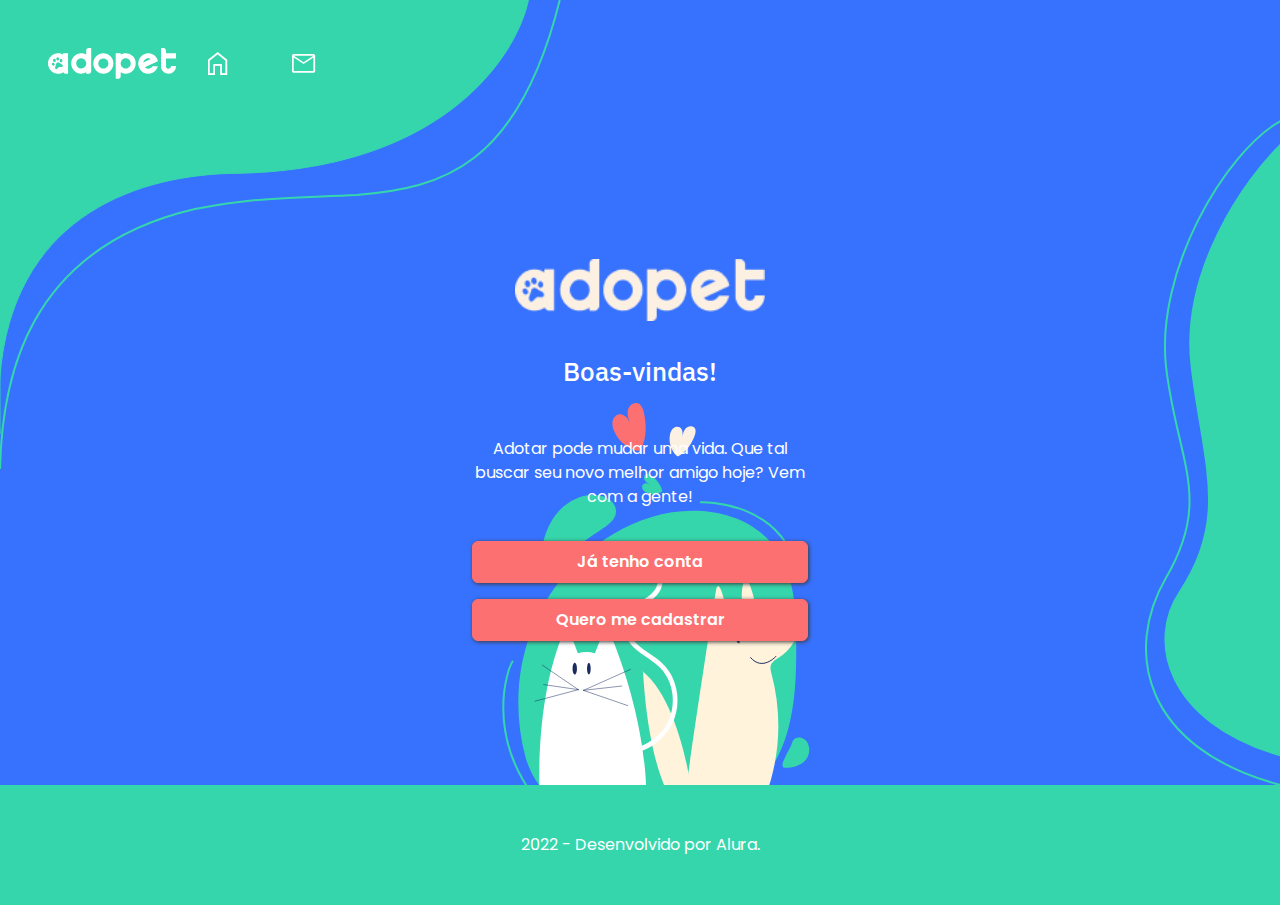
<file: index.html>
<!DOCTYPE html>
<html lang="pt-Br">
<head>
    <meta charset="UTF-8">
    <meta http-equiv="X-UA-Compatible" content="IE=edge">
    <meta name="viewport" content="width=device-width, initial-scale=1.0">

    <!-- <link rel="stylesheet" href="./assets/css/reset.css"> -->
    <link rel="stylesheet" href="./assets/css/index.css">
    <link rel="stylesheet" href="./assets/css/cabecalho.css">
    <link rel="stylesheet" href="./assets/css/rodape.css">


    <link rel="preconnect" href="https://fonts.googleapis.com">
    <link rel="preconnect" href="https://fonts.gstatic.com" crossorigin>
    <link href="https://fonts.googleapis.com/css2?family=Poppins&display=swap" rel="stylesheet">
    <link href="https://fonts.googleapis.com/css2?family=IBM+Plex+Sans:wght@500&display=swap" rel="stylesheet">

    <title>Adopet</title>
</head>

<body class="corpo">
    <header class="cabecalho">
        <a href="index.html"><img src="assets/img/LogoMed.svg" alt="Logo da Adopet" class="cabecalho__imagemLogo"></a>
        <a href="index.html"><img src="assets/img/casa.png" alt="Página Inicial" class="cabecalho__imagem"></a>
        <a href="mensagem.html"><img src="assets/img/mensagens.svg" alt="Caixa de mensagens" class="cabecalho__imagem"></a>
    </header>

    <main class="conteudo">
        <img src="assets/img/Logo.png" alt="Logo da adopet" class="Logo">

        <h1 class="conteudo__titulo">Boas-vindas!</h1>

        <p class="conteudo__texto1">"Que tal mudar sua vida adotando seu novo melhor amigo? Vem com a gente!"</p>

        <p class="conteudo__texto2">Adotar pode mudar uma vida. Que tal buscar seu novo melhor amigo hoje? Vem com a gente!
        </p>

        <a href="login.html" class="conteudo__link">Já tenho conta</a>
        <a href="cadastro.html" class="conteudo__link">Quero me cadastrar</a>
    </main>

    <footer class="rodape">
        <p class="rodape__texto">2022 - Desenvolvido por Alura.</p>
    </footer>
</body>
</html>
</file>
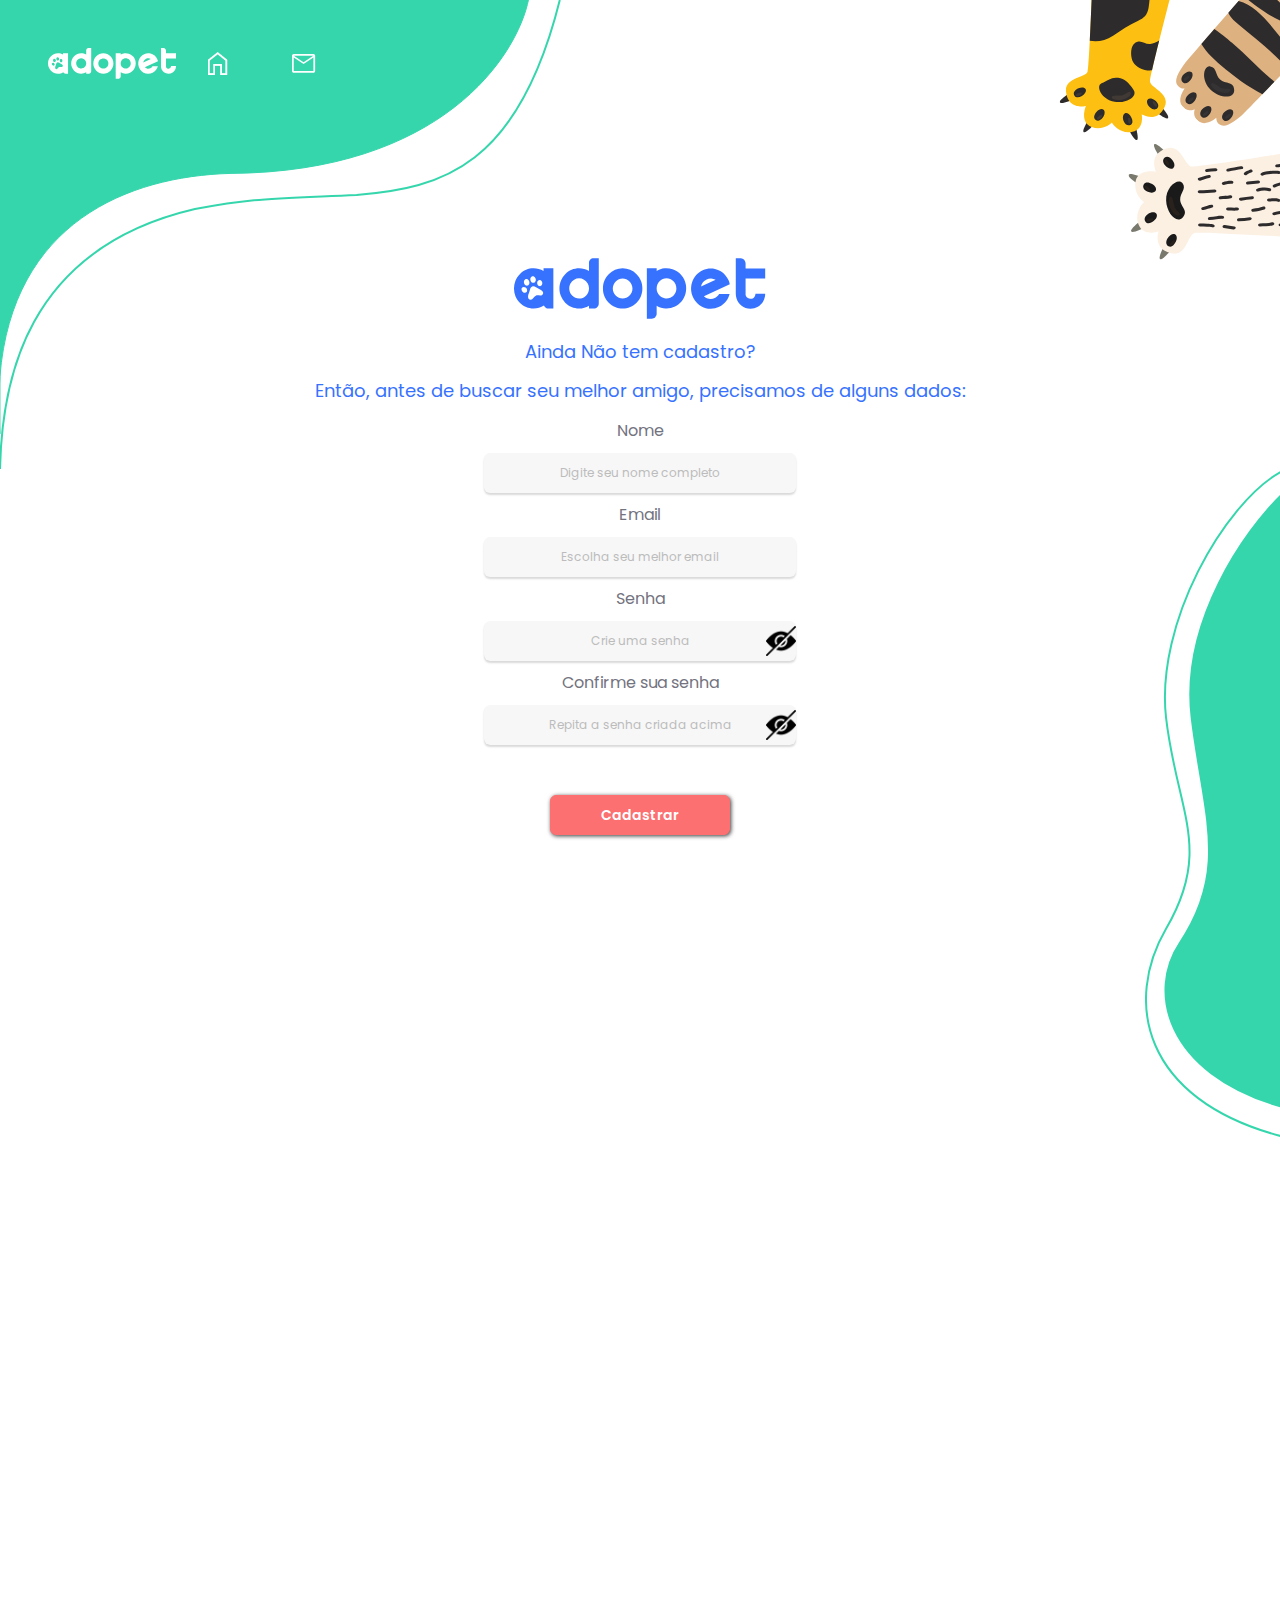
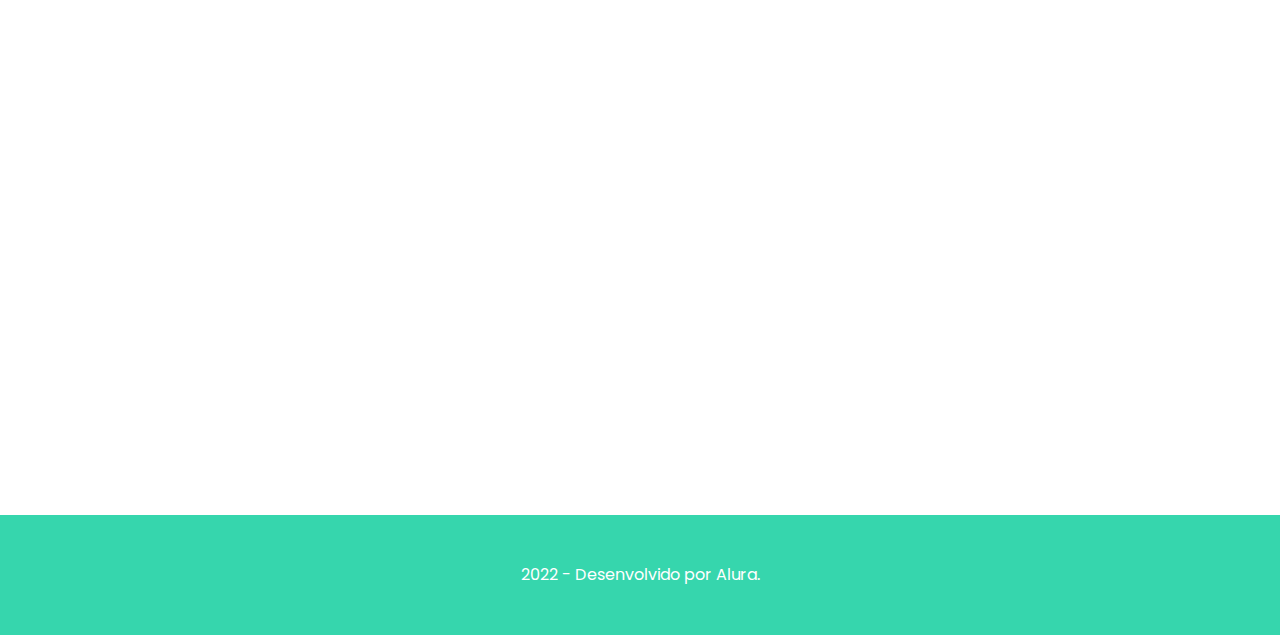
<file: cadastro.html>
<!DOCTYPE html>
<html lang="pt-Br">
<head>
    <meta charset="UTF-8">
    <meta http-equiv="X-UA-Compatible" content="IE=edge">
    <meta name="viewport" content="width=device-width, initial-scale=1.0">

    <link rel="stylesheet" href="./assets/css/reset.css">
    <link rel="stylesheet" href="./assets/css/cadastro.css">
    <link rel="stylesheet" href="./assets/css/cabecalho.css">
    <link rel="stylesheet" href="./assets/css/rodape.css">


    <link rel="preconnect" href="https://fonts.googleapis.com">
    <link rel="preconnect" href="https://fonts.gstatic.com" crossorigin>
    <link href="https://fonts.googleapis.com/css2?family=Poppins&display=swap" rel="stylesheet">
    <link href="https://fonts.googleapis.com/css2?family=IBM+Plex+Sans:wght@500&display=swap" rel="stylesheet">

    <title>Adopet</title>
</head>

<body class="corpo">
    <header class="cabeçalho">
        <header class="cabecalho">
            <a href="index.html"><img src="assets/img/LogoMed.svg" alt="Logo da Adopet" class="cabecalho__imagemLogo"></a>
            <a href="index.html"><img src="assets/img/casa.png" alt="Página Inicial" class="cabecalho__imagem"></a>
            <a href="mensagem.html"><img src="assets/img/mensagens.svg" alt="Caixa de mensagens" class="cabecalho__imagem"></a>
        </header>
    </header>

    <main class="conteudo">
        <img class="logo" src="assets/img/Logoblue.svg" alt="Logo da adopet">

        <p class="conteudo__titulo">Ainda Não tem cadastro?</p>
        <p class="conteudo__titulo">Então, antes de buscar seu melhor amigo, precisamos de alguns dados:</p>
        
        <form class="conteudo__cadastro___formulario" action="" id="novoCadastro">
                        <label class="conteudo__cadastro___formulario____texto"  for="">Nome</label>
                        <input id="nome" class="conteudo__cadastro___formulario____conteudo" type="text" placeholder="Digite seu nome completo" required
                        />
                        <label class="conteudo__cadastro___formulario____texto" for="" id="emailLabel">Email</label>
                        <input id="email" class="conteudo__cadastro___formulario____conteudo" type="email" placeholder="Escolha seu melhor email" required
                        />
                        <label class="conteudo__cadastro___formulario____texto" for="" id="senhaLabel" >Senha</label>
                        <!-- <i id="verConfirmSenha" class="fa fa-eye" aria-hidden="true"></i> -->
                        <input id="senha" class="conteudo__cadastro___formulario____conteudo fa-eye" aria-hidden="true"
                        type="password" pattern="^(?=.*\d)(?=.*[a-z])(?=.*[A-Z])(?!.*\s).{4,8}$" 
                        title="Usar uma letra minúscula, uma letra maiúscula, um numero ou simbolo, 4 a 8 caracteres e sem espaços."
                        placeholder="Crie uma senha" required onclick="mostrar()"
                        />
                        <label class="conteudo__cadastro___formulario____texto" for="">Confirme sua senha</label>
                        <!-- <i id="verConfirmSenha" class="fa fa-eye" aria-hidden="true"></i> -->
                        <input id="confirmeSenha" class="conteudo__cadastro___formulario____conteudo fa-eye"
                         type="password" pattern="^(?=.*\d)(?=.*[a-z])(?=.*[A-Z])(?!.*\s).{4,8}$" 
                         title="Usar uma letra minúscula, uma letra maiúscula, um numero ou simbolo, 4 a 8 caracteres e sem espaços."
                         placeholder="Repita a senha criada acima" required onclick="mostrarConfirme()"
                        />
                        <button class="conteudo__cadastro___botao" type="submit" id="cadastrar">Cadastrar</button> 
            </form>

    </main>
    <script defer src="./assets/js/cadastro.js"></script>

    <footer class="rodape">
        2022 - Desenvolvido por Alura.
    </footer>
</body>
</html>
</file>
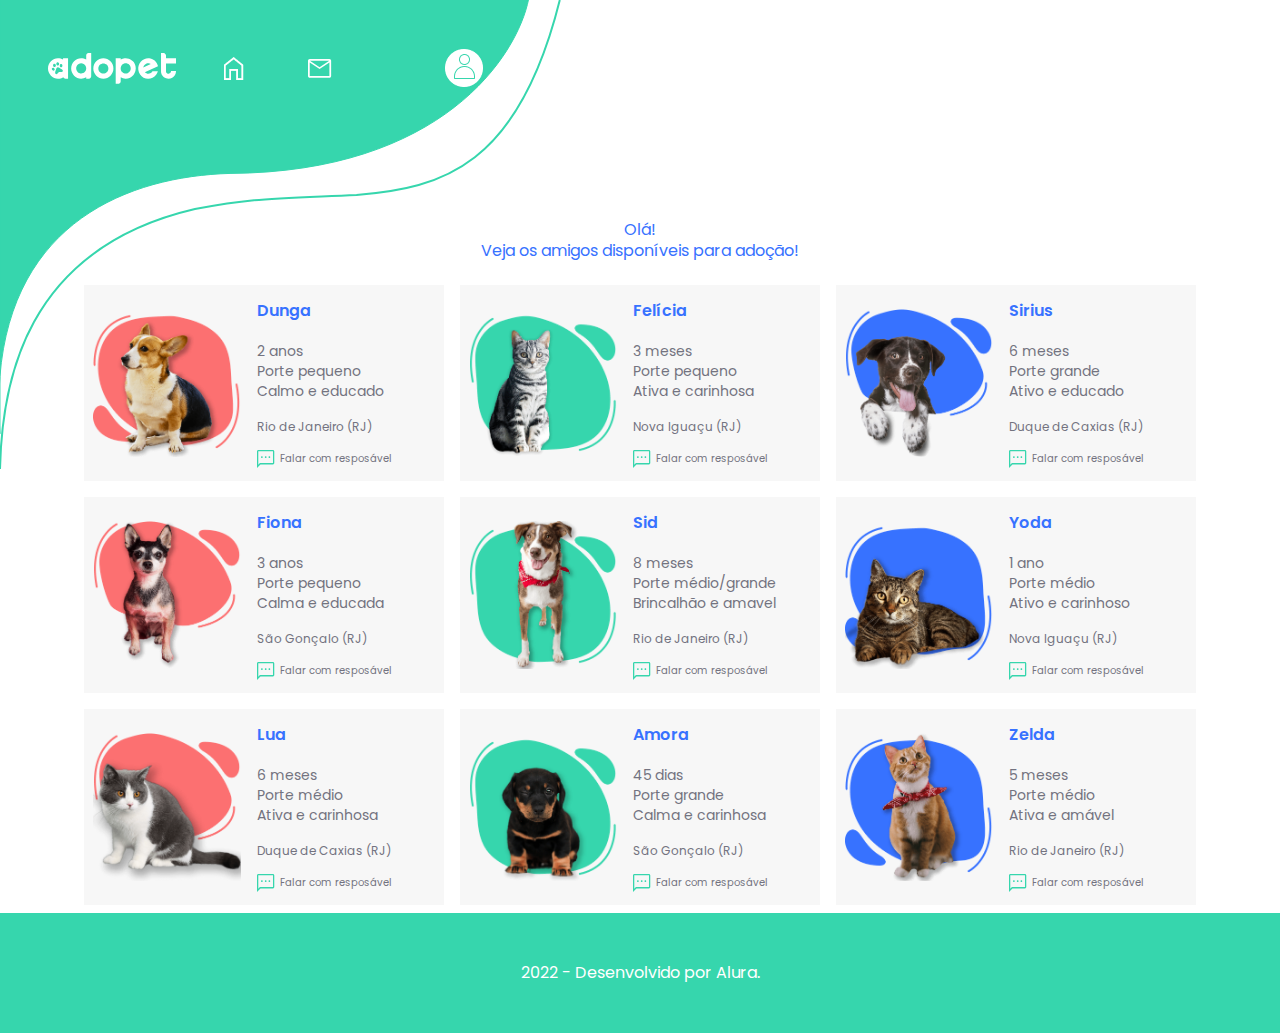
<file: galeria.html>
<!DOCTYPE html>
<html lang="pt-Br">
<head>
    <meta charset="UTF-8">
    <meta http-equiv="X-UA-Compatible" content="IE=edge">
    <meta name="viewport" content="width=device-width, initial-scale=1.0">

    <link rel="stylesheet" href="./assets/css/reset.css">
    <link rel="stylesheet" href="./assets/css/galeria.css">
    <link rel="stylesheet" href="./assets/css/cabecalho.css">
    <link rel="stylesheet" href="./assets/css/rodape.css">


    <link rel="preconnect" href="https://fonts.googleapis.com">
    <link rel="preconnect" href="https://fonts.gstatic.com" crossorigin>
    <link href="https://fonts.googleapis.com/css2?family=Poppins&display=swap" rel="stylesheet">
    <link href="https://fonts.googleapis.com/css2?family=IBM+Plex+Sans:wght@500&display=swap" rel="stylesheet">

    <title>Adopet</title>
</head>

<body class="corpo">

      <header class="cabecalho">
        <a href="index.html"><img src="assets/img/LogoMed.svg" alt="Logo da Adopet" class="cabecalho__imagemLogo"></a>
        <a href="index.html"><img src="assets/img/casa.png" alt="Página Inicial" class="cabecalho__imagem"></a>
        <a href="mensagem.html"><img src="assets/img/mensagens.svg" alt="Caixa de mensagens" class="cabecalho__imagem"></a>
        <a href="perfil.html"><img src="assets/img/Usuario1.png" alt="Caixa de mensagens" class="cabecalho__imagem imagem__usuario"></a>
      </header>

      <p class="conteudo__titulo">Olá! <br> Veja os amigos disponíveis para adoção!</p>      

      <main class="conteudo">
        <div class="conteudo__cards">
          <div class="flex-container">

            <div class="container_card" id="selecionaAnimal"  onclick="seleciona()">
            <img class="conteudo__card___imagem" src="./assets/img/animais/Animais_-_Dunga.png">
              <div class="conteudo__card___texto">
                <h5 class="conteudo__card___titulo">
                Dunga
                </h5>
                <a class="conteudo__card___descricao"><br>2 anos<br>Porte pequeno<br>Calmo e educado</a>

                <a class="conteudo__card___cidade"><br><br>Rio de Janeiro (RJ)</a>
                <div class="conteudo__card___mensagemContainer">
                  <img class="conteudo__card___iconeMensagem" href="" src="./assets/img/icone_mensagem.svg" alt="" srcset="">
                  <a class="conteudo__card___mensagemTexto"><br>Falar com resposável</a>
                </div>


              </div>
            </div>

            <div class="container_card" id="selecionaAnimal" onclick="seleciona()">
            <img class="conteudo__card___imagem" src="./assets/img/animais/Animais_-_Felícia.png">
              <div class="conteudo__card___texto">
                <h5 class="conteudo__card___titulo">
                Felícia
                </h5>
                <a class="conteudo__card___descricao"><br>3 meses<br>Porte pequeno<br>Ativa e carinhosa</a>
                <a class="conteudo__card___cidade"><br><br>Nova Iguaçu (RJ)</a>
                <div class="conteudo__card___mensagemContainer" href="">
                  <img class="conteudo__card___iconeMensagem" href="" src="./assets/img/icone_mensagem.svg" alt="" srcset="">
                  <a class="conteudo__card___mensagemTexto"><br>Falar com resposável</a>
                </div>
              </div>
            </div>

            <div class="container_card" id="selecionaAnimal" onclick="seleciona()">
            <img class="conteudo__card___imagem" src="./assets/img/animais/Animais_-_Sirius.png">
              <div class="conteudo__card___texto">
                <h5 class="conteudo__card___titulo">
                Sirius
                </h5>
                <a class="conteudo__card___descricao"><br>6 meses<br>Porte grande<br>Ativo e educado</a>
                <a class="conteudo__card___cidade"><br><br>Duque de Caxias (RJ)</a>
                <div class="conteudo__card___mensagemContainer" href="">
                  <img class="conteudo__card___iconeMensagem" href="" src="./assets/img/icone_mensagem.svg" alt="" srcset="">
                  <a class="conteudo__card___mensagemTexto"><br>Falar com resposável</a>
                </div>
              </div>
            </div>

            <div class="container_card" id="selecionaAnimal" onclick="seleciona()">
              <img class="conteudo__card___imagem" src="./assets/img/animais/Animais_-_Fiona.png">
                <div class="conteudo__card___texto">
                  <h5 class="conteudo__card___titulo">
                  Fiona
                  </h5>
                  <a class="conteudo__card___descricao"><br>3 anos<br>Porte pequeno<br>Calma e educada</a>
                  <a class="conteudo__card___cidade"><br><br>São Gonçalo (RJ)</a>
                  <div class="conteudo__card___mensagemContainer" href="">
                    <img class="conteudo__card___iconeMensagem" href="" src="./assets/img/icone_mensagem.svg" alt="" srcset="">
                    <a class="conteudo__card___mensagemTexto"><br>Falar com resposável</a>
                  </div>
                </div>
            </div>

            <div class="container_card" id="selecionaAnimal" onclick="seleciona()">
                <img class="conteudo__card___imagem" src="./assets/img/animais/Animais_-_Sid.png">
                 <div class="conteudo__card___texto">
                    <h5 class="conteudo__card___titulo">
                    Sid
                    </h5>
                    <a class="conteudo__card___descricao"><br>8 meses<br>Porte médio/grande<br>Brincalhão e amavel</a>
                    <a class="conteudo__card___cidade"><br><br>Rio de Janeiro (RJ)</a>
                    <div class="conteudo__card___mensagemContainer" href="">
                      <img class="conteudo__card___iconeMensagem" href="" src="./assets/img/icone_mensagem.svg" alt="" srcset="">
                      <a class="conteudo__card___mensagemTexto"><br>Falar com resposável</a>
                    </div>
                  </div>
            </div>

            <div class="container_card" id="selecionaAnimal" onclick="seleciona()">
                <img class="conteudo__card___imagem" src="./assets/img/animais/Animais_-_Yoda.png">
                  <div class="conteudo__card___texto">
                    <h5 class="conteudo__card___titulo">
                    Yoda
                    </h5>
                    <a class="conteudo__card___descricao"><br>1 ano<br>Porte médio<br>Ativo e carinhoso</a>
                    <a class="conteudo__card___cidade"><br><br>Nova Iguaçu (RJ)</a>
                    <div class="conteudo__card___mensagemContainer" href="">
                      <img class="conteudo__card___iconeMensagem" href="" src="./assets/img/icone_mensagem.svg" alt="" srcset="">
                      <a class="conteudo__card___mensagemTexto"><br>Falar com resposável</a>
                    </div>
                  </div>
            </div>

            <div class="container_card" id="selecionaAnimal" onclick="seleciona()">
                <img class="conteudo__card___imagem" src="./assets/img/animais/Animais_-_Lua.png">
                 <div class="conteudo__card___texto">
                    <h5 class="conteudo__card___titulo">
                    Lua
                    </h5>
                    <a class="conteudo__card___descricao"><br>6 meses<br>Porte médio<br>Ativa e carinhosa</a>
                    <a class="conteudo__card___cidade"><br><br>Duque de Caxias (RJ)</a>
                    <div class="conteudo__card___mensagemContainer" href="">
                      <img class="conteudo__card___iconeMensagem" href="" src="./assets/img/icone_mensagem.svg" alt="" srcset="">
                      <a class="conteudo__card___mensagemTexto"><br>Falar com resposável</a>
                    </div>
                  </div>
            </div>
  
            <div class="container_card" id="selecionaAnimal" onclick="seleciona()">
                <img class="conteudo__card___imagem" src="./assets/img/animais/Animais_-_Amora.png">
                  <div class="conteudo__card___texto">
                    <h5 class="conteudo__card___titulo">
                    Amora
                    </h5>
                    <a class="conteudo__card___descricao"><br>45 dias<br>Porte grande<br>Calma e carinhosa</a>
                    <a class="conteudo__card___cidade"><br><br>São Gonçalo (RJ)</a>
                    <div class="conteudo__card___mensagemContainer" href="">
                      <img class="conteudo__card___iconeMensagem" href="" src="./assets/img/icone_mensagem.svg" alt="" srcset="">
                      <a class="conteudo__card___mensagemTexto"><br>Falar com resposável</a>
                    </div>
                  </div>
            </div>
  
            <div class="container_card" id="selecionaAnimal" onclick="seleciona()">
                <img class="conteudo__card___imagem" src="./assets/img/animais/Animais_-_Zelda.png">
                  <div class="conteudo__card___texto">
                    <h5 class="conteudo__card___titulo">
                    Zelda
                    </h5>
                    <a class="conteudo__card___descricao"><br>5 meses<br>Porte médio<br>Ativa e amável</a>
                    <a class="conteudo__card___cidade"><br><br>Rio de Janeiro (RJ)</a>
                    <div class="conteudo__card___mensagemContainer" href="">
                      <img class="conteudo__card___iconeMensagem" href="" src="./assets/img/icone_mensagem.svg" alt="" srcset="">
                      <a class="conteudo__card___mensagemTexto"><br>Falar com resposável</a>
                    </div>
                  </div>
            </div>
        </div>
      </div>
      </main>
        <script src="./assets/js/galeria.js"></script>
      <footer class="rodape">
        2022 - Desenvolvido por Alura.
    </footer>
    
    <!-- <main class="conteudo">
        <div class="conteudo__cadastro__texto">
            <p>Olá! Veja os amigos <br> disponíveis para adoção!</p>
        </div>
        <div class="conteudo__cards">
            <div class="flex-container">

              <div class="container_card">
              <img class="conteudo__card___imagem" src="./assets/img/animais/Animais_-_Dunga.png">
                <div class="conteudo__card___texto">
                  <h5 class="conteudo__card___titulo">
                  Dunga
                  </h5>
                  <a class="conteudo__card___descricao"><br>2 anos<br>Porte pequeno<br>Calmo e educado</a>

                  <a class="conteudo__card___cidade"><br><br>Rio de Janeiro (RJ)</a>
                  <div class="conteudo__card___mensagemContainer">
                    <img class="conteudo__card___iconeMensagem" src="./assets/img/icone_mensagem.svg" alt="" srcset="">
                    <a class="conteudo__card___mensagemTexto"><br>Falar com resposável</a>
                  </div>


                </div>
              </div>

              <div class="container_card">
              <img class="conteudo__card___imagem" src="./assets/img/animais/Animais_-_Felícia.png">
                <div class="conteudo__card___texto">
                  <h5 class="conteudo__card___titulo">
                  Felícia
                  </h5>
                  <a class="conteudo__card___descricao"><br>3 meses<br>Porte pequeno<br>Ativa e carinhosa</a>
                  <a class="conteudo__card___cidade"><br><br>Nova Iguaçu (RJ)</a>
                  <div class="conteudo__card___mensagemContainer">
                    <img class="conteudo__card___iconeMensagem" src="./assets/img/icone_mensagem.svg" alt="" srcset="">
                    <a class="conteudo__card___mensagemTexto"><br>Falar com resposável</a>
                  </div>
                </div>
              </div>

              <div class="container_card">
              <img class="conteudo__card___imagem" src="./assets/img/animais/Animais_-_Sirius.png">
                <div class="conteudo__card___texto">
                  <h5 class="conteudo__card___titulo">
                  Sirius
                  </h5>
                  <a class="conteudo__card___descricao"><br>6 meses<br>Porte grande<br>Ativo e educado</a>
                  <a class="conteudo__card___cidade"><br><br>Duque de Caxias (RJ)</a>
                  <div class="conteudo__card___mensagemContainer">
                    <img class="conteudo__card___iconeMensagem" src="./assets/img/icone_mensagem.svg" alt="" srcset="">
                    <a class="conteudo__card___mensagemTexto"><br>Falar com resposável</a>
                  </div>
                </div>
              </div>

              <div class="container_card">
                <img class="conteudo__card___imagem" src="./assets/img/animais/Animais_-_Fiona.png">
                  <div class="conteudo__card___texto">
                    <h5 class="conteudo__card___titulo">
                    Fiona
                    </h5>
                    <a class="conteudo__card___descricao"><br>3 anos<br>Porte pequeno<br>Calma e educada</a>
                    <a class="conteudo__card___cidade"><br><br>São Gonçalo (RJ)</a>
                    <div class="conteudo__card___mensagemContainer">
                      <img class="conteudo__card___iconeMensagem" src="./assets/img/icone_mensagem.svg" alt="" srcset="">
                      <a class="conteudo__card___mensagemTexto"><br>Falar com resposável</a>
                    </div>
                  </div>
              </div>
  
              <div class="container_card">
                  <img class="conteudo__card___imagem" src="./assets/img/animais/Animais_-_Sid.png">
                   <div class="conteudo__card___texto">
                      <h5 class="conteudo__card___titulo">
                      Sid
                      </h5>
                      <a class="conteudo__card___descricao"><br>8 meses<br>Porte médio/grande<br>Brincalhão e amavel</a>
                      <a class="conteudo__card___cidade"><br><br>Rio de Janeiro (RJ)</a>
                      <div class="conteudo__card___mensagemContainer">
                        <img class="conteudo__card___iconeMensagem" src="./assets/img/icone_mensagem.svg" alt="" srcset="">
                        <a class="conteudo__card___mensagemTexto"><br>Falar com resposável</a>
                      </div>
                    </div>
              </div>
  
              <div class="container_card">
                  <img class="conteudo__card___imagem" src="./assets/img/animais/Animais_-_Yoda.png">
                    <div class="conteudo__card___texto">
                      <h5 class="conteudo__card___titulo">
                      Yoda
                      </h5>
                      <a class="conteudo__card___descricao"><br>1 ano<br>Porte médio<br>Ativo e carinhoso</a>
                      <a class="conteudo__card___cidade"><br><br>Nova Iguaçu (RJ)</a>
                      <div class="conteudo__card___mensagemContainer">
                        <img class="conteudo__card___iconeMensagem" src="./assets/img/icone_mensagem.svg" alt="" srcset="">
                        <a class="conteudo__card___mensagemTexto"><br>Falar com resposável</a>
                      </div>
                    </div>
              </div>

              <div class="container_card">
                  <img class="conteudo__card___imagem" src="./assets/img/animais/Animais_-_Lua.png">
                   <div class="conteudo__card___texto">
                      <h5 class="conteudo__card___titulo">
                      Lua
                      </h5>
                      <a class="conteudo__card___descricao"><br>6 meses<br>Porte médio<br>Ativa e carinhosa</a>
                      <a class="conteudo__card___cidade"><br><br>Duque de Caxias (RJ)</a>
                      <div class="conteudo__card___mensagemContainer">
                        <img class="conteudo__card___iconeMensagem" src="./assets/img/icone_mensagem.svg" alt="" srcset="">
                        <a class="conteudo__card___mensagemTexto"><br>Falar com resposável</a>
                      </div>
                    </div>
              </div>
    
              <div class="container_card">
                  <img class="conteudo__card___imagem" src="./assets/img/animais/Animais_-_Amora.png">
                    <div class="conteudo__card___texto">
                      <h5 class="conteudo__card___titulo">
                      Amora
                      </h5>
                      <a class="conteudo__card___descricao"><br>45 dias<br>Porte grande<br>Calma e carinhosa</a>
                      <a class="conteudo__card___cidade"><br><br>São Gonçalo (RJ)</a>
                      <div class="conteudo__card___mensagemContainer">
                        <img class="conteudo__card___iconeMensagem" src="./assets/img/icone_mensagem.svg" alt="" srcset="">
                        <a class="conteudo__card___mensagemTexto"><br>Falar com resposável</a>
                      </div>
                    </div>
              </div>
    
              <div class="container_card">
                  <img class="conteudo__card___imagem" src="./assets/img/animais/Animais_-_Zelda.png">
                    <div class="conteudo__card___texto">
                      <h5 class="conteudo__card___titulo">
                      Zelda
                      </h5>
                      <a class="conteudo__card___descricao"><br>5 meses<br>Porte médio<br>Ativa e amável</a>
                      <a class="conteudo__card___cidade"><br><br>Rio de Janeiro (RJ)</a>
                      <div class="conteudo__card___mensagemContainer">
                        <img class="conteudo__card___iconeMensagem" src="./assets/img/icone_mensagem.svg" alt="" srcset="">
                        <a class="conteudo__card___mensagemTexto"><br>Falar com resposável</a>
                      </div>
                    </div>
              </div>
          </div>
        </div> -->
    <!-- </main>
    <footer class="rodape__galeria">
      2022 - Desenvolvido por Alura.
  </footer> -->
</body>
</html>
</file>
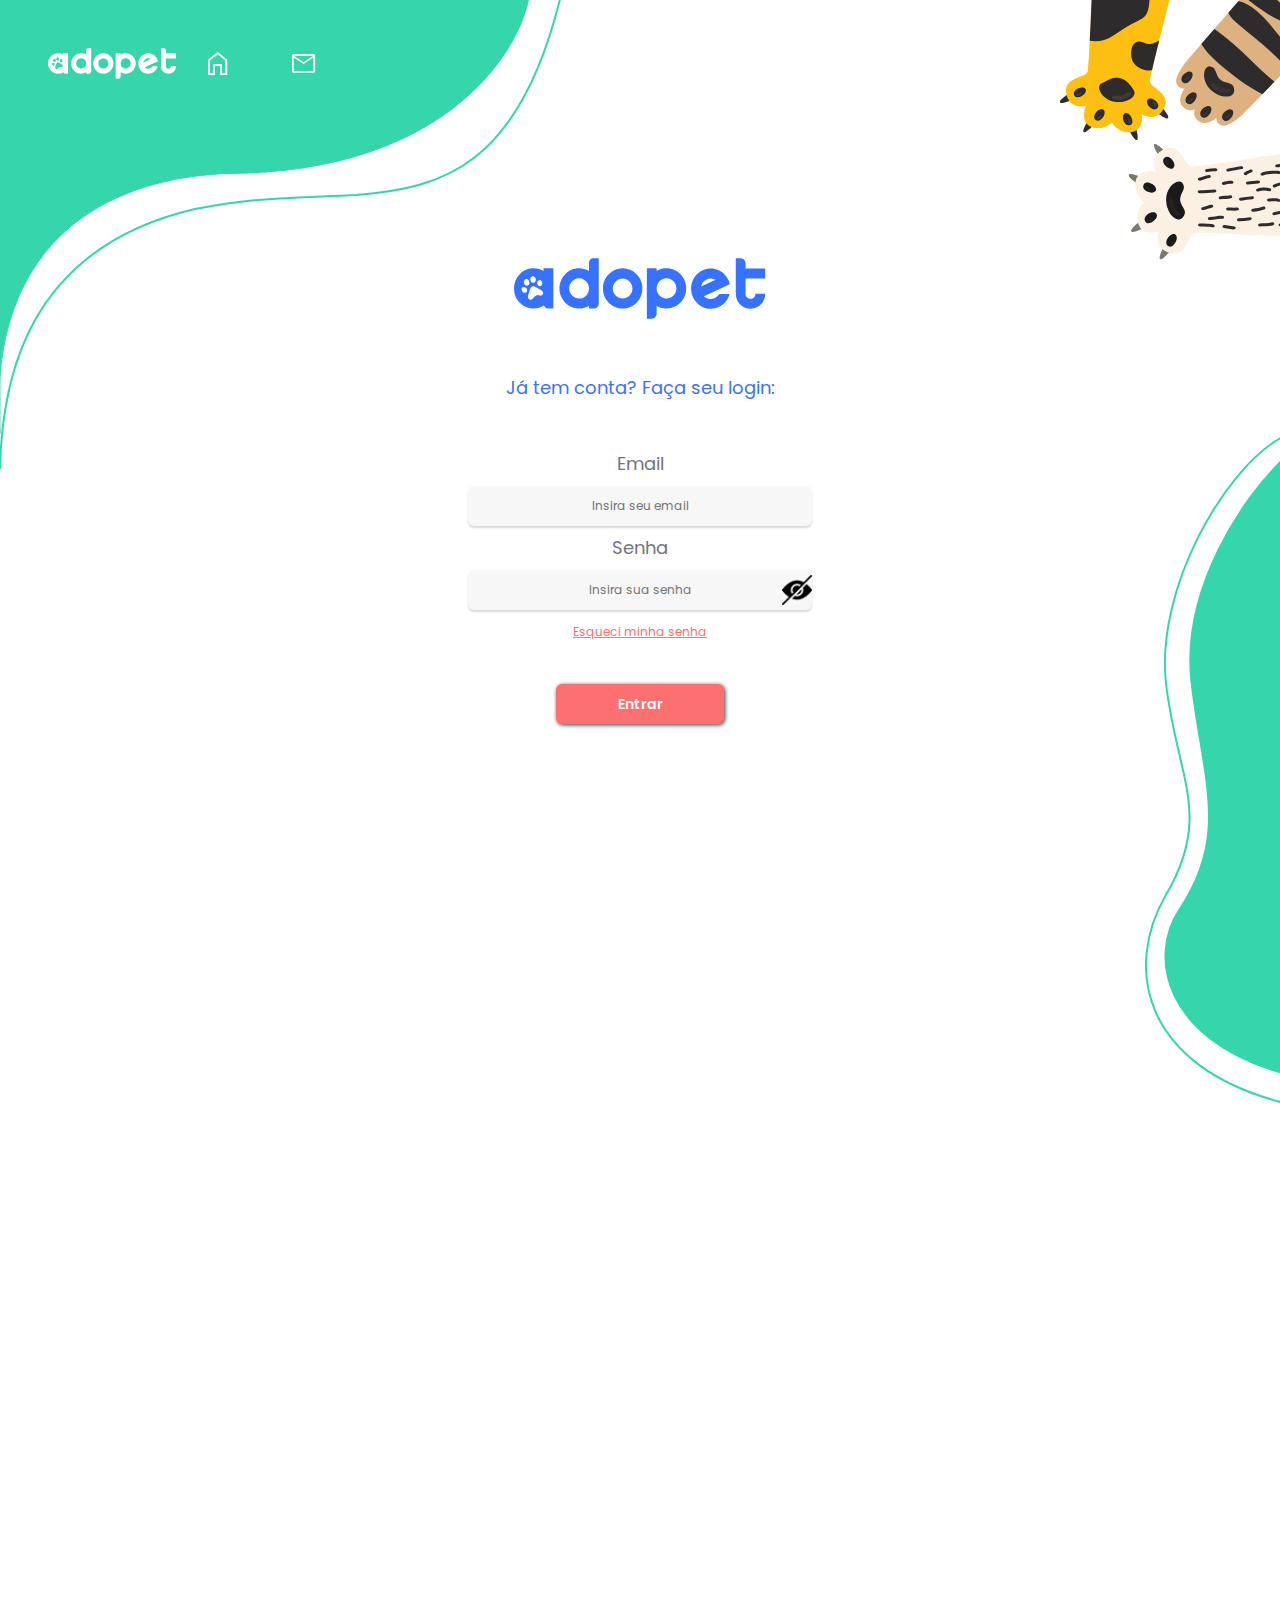
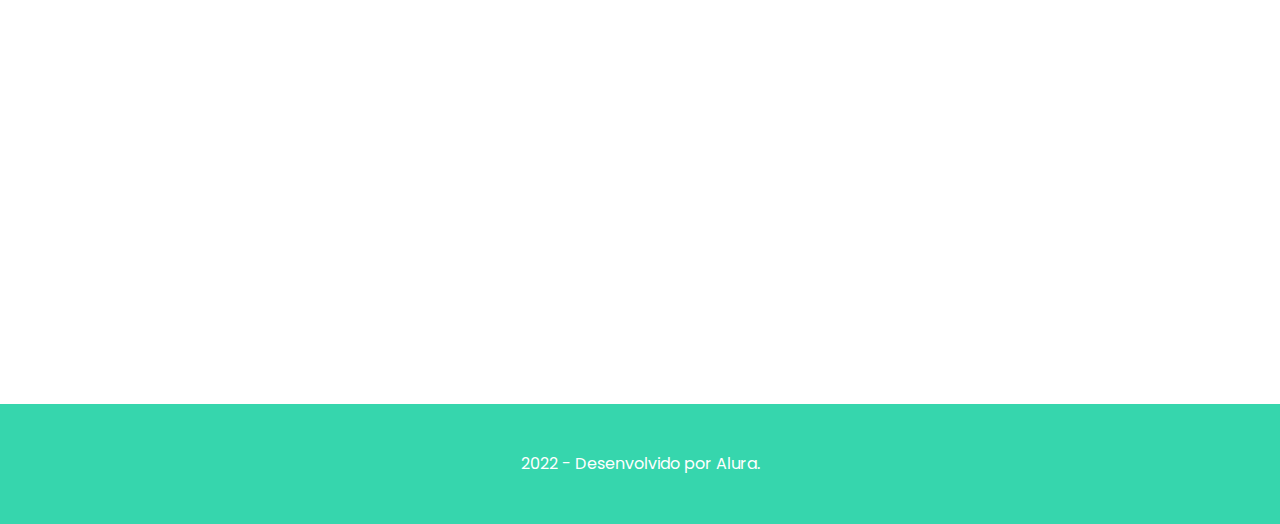
<file: login.html>
<!DOCTYPE html>
<html lang="pt-Br">
<head>
    <meta charset="UTF-8">
    <meta http-equiv="X-UA-Compatible" content="IE=edge">
    <meta name="viewport" content="width=device-width, initial-scale=1.0">

    <link rel="stylesheet" href="./assets/css/reset.css">
    <link rel="stylesheet" href="./assets/css/login.css">
    <link rel="stylesheet" href="./assets/css/cabecalho.css">
    <link rel="stylesheet" href="./assets/css/rodape.css">


    <link rel="preconnect" href="https://fonts.googleapis.com">
    <link rel="preconnect" href="https://fonts.gstatic.com" crossorigin>
    <link href="https://fonts.googleapis.com/css2?family=Poppins&display=swap" rel="stylesheet">
    <link href="https://fonts.googleapis.com/css2?family=IBM+Plex+Sans:wght@500&display=swap" rel="stylesheet">

    <title>Adopet</title>
</head>

<body>
    <header class="cabecalho">
        <a href="index.html"><img src="assets/img/LogoMed.svg" alt="Logo da Adopet" class="cabecalho__imagemLogo"></a>
        <a href="index.html"><img src="assets/img/casa.png" alt="Página Inicial" class="cabecalho__imagem"></a>
        <a href="mensagem.html"><img src="assets/img/mensagens.svg" alt="Caixa de mensagens" class="cabecalho__imagem"></a>
    </header>
    
    <main class="conteudo">
        <img  class="logo" src="assets/img/Logoblue.svg"   alt="Logo da adopet">

        <h1 class="conteudo__titulo">Já tem conta? Faça seu login:</h1>

                <form class="conteudo__login___formulario">
                    <label class="conteudo__login___formulario____texto" for="" id="emailLabel">Email</label>
                    <input class="conteudo__login___formulario____conteudo" id="email" type="email" placeholder="Insira seu email"
                    />
                    <label class="conteudo__login___formulario____texto" for="" id="senhaLabel">Senha</label>
                    <input class="conteudo__login___formulario____conteudo fa-eye" id="senha" type="password" placeholder="Insira sua senha" onclick="mostrar()"
                    />
                    <a class="conteudo__login___formulario____esqueci" href="#">Esqueci minha senha</a>
                    <button class="conteudo__login___botao" type="submit" onclick="logar();return false" >Entrar</button> 
                </form>
    </main>
    <script src="./assets/js/login.js"></script>
    <footer class="rodape">
        2022 - Desenvolvido por Alura.
    </footer>
</body>
</html>
</file>
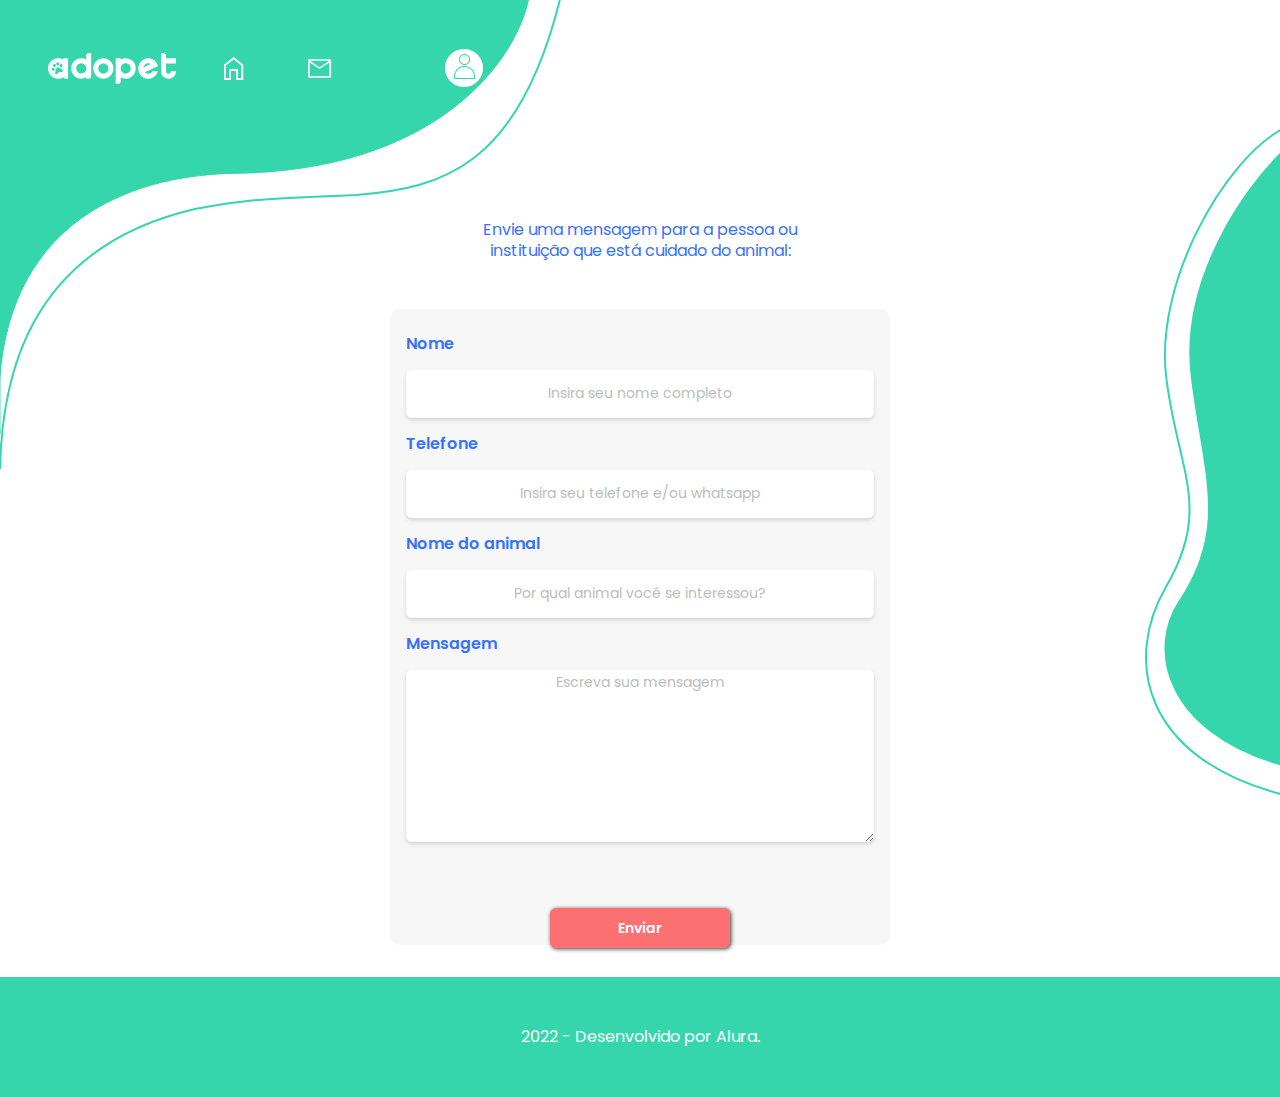
<file: mensagem.html>
<!DOCTYPE html>
<html lang="pt-Br">
<head>
    <meta charset="UTF-8">
    <meta http-equiv="X-UA-Compatible" content="IE=edge">
    <meta name="viewport" content="width=device-width, initial-scale=1.0">

    <link rel="stylesheet" href="./assets/css/reset.css">
    <link rel="stylesheet" href="./assets/css/mensagem.css">
    <link rel="stylesheet" href="./assets/css/cabecalho.css">
    <link rel="stylesheet" href="./assets/css/rodape.css">


    <link rel="preconnect" href="https://fonts.googleapis.com">
    <link rel="preconnect" href="https://fonts.gstatic.com" crossorigin>
    <link href="https://fonts.googleapis.com/css2?family=Poppins&display=swap" rel="stylesheet">
    <link href="https://fonts.googleapis.com/css2?family=IBM+Plex+Sans:wght@500&display=swap" rel="stylesheet">

    <title>Adopet</title>
</head>

<body class="corpo">

    <header class="cabecalho">
        <a href="index.html"><img src="assets/img/LogoMed.svg" alt="Logo da Adopet" class="cabecalho__imagemLogo"></a>
        <a href="index.html"><img src="assets/img/casa.png" alt="Página Inicial" class="cabecalho__imagem"></a>
        <a href="mensagem.html"><img src="assets/img/mensagens.svg" alt="Caixa de mensagens" class="cabecalho__imagem"></a>
        <a href="perfil.html"><img src="assets/img/Usuario1.png" alt="Caixa de mensagens" class="cabecalho__imagem imagem__usuario"></a>
    </header>

    <p class="conteudo__titulo">Envie uma mensagem para a pessoa ou instituição que está cuidado do animal:</p>   

    <main class="conteudo">
        <div class="conteudo__mensagem___container">
            <form class="conteudo__mensagem___formulario" action="#">
                    <label class="conteudo__mensagem___formulario____texto ma" for="">Nome</label>
                    <input class="conteudo__mensagem___formulario____conteudo ma" type="text" placeholder="Insira seu nome completo"
                    />
    
                    <label class="conteudo__mensagem___formulario____texto ma" for="">Telefone</label>
                    <input class="conteudo__mensagem___formulario____conteudo ma" type="tel" placeholder="Insira seu telefone e/ou whatsapp"
                    />
    
                    <label class="conteudo__mensagem___formulario____texto ma" for="">Nome do animal</label>
                    <input class="conteudo__mensagem___formulario____conteudo ma" type="text" placeholder="Por qual animal você se interessou?"
                    />
    
                    <label class="conteudo__mensagem___formulario____texto ma" for="">Mensagem</label>
                    <textarea name="mensagem" class="conteudo__mensagem___formulario____conteudoTexto ma" cols="30" rows="10" placeholder="Escreva sua mensagem"></textarea>
    
                    <button class="conteudo__mensagem___botao" onclick="msgEnviada()">Enviar</button> 
            </form>
        </div>  
    </main>

    <footer class="rodape">
        2022 - Desenvolvido por Alura.
    </footer>
        <script src="./assets/js/index.js"></script>
    </body>
</html>
</file>
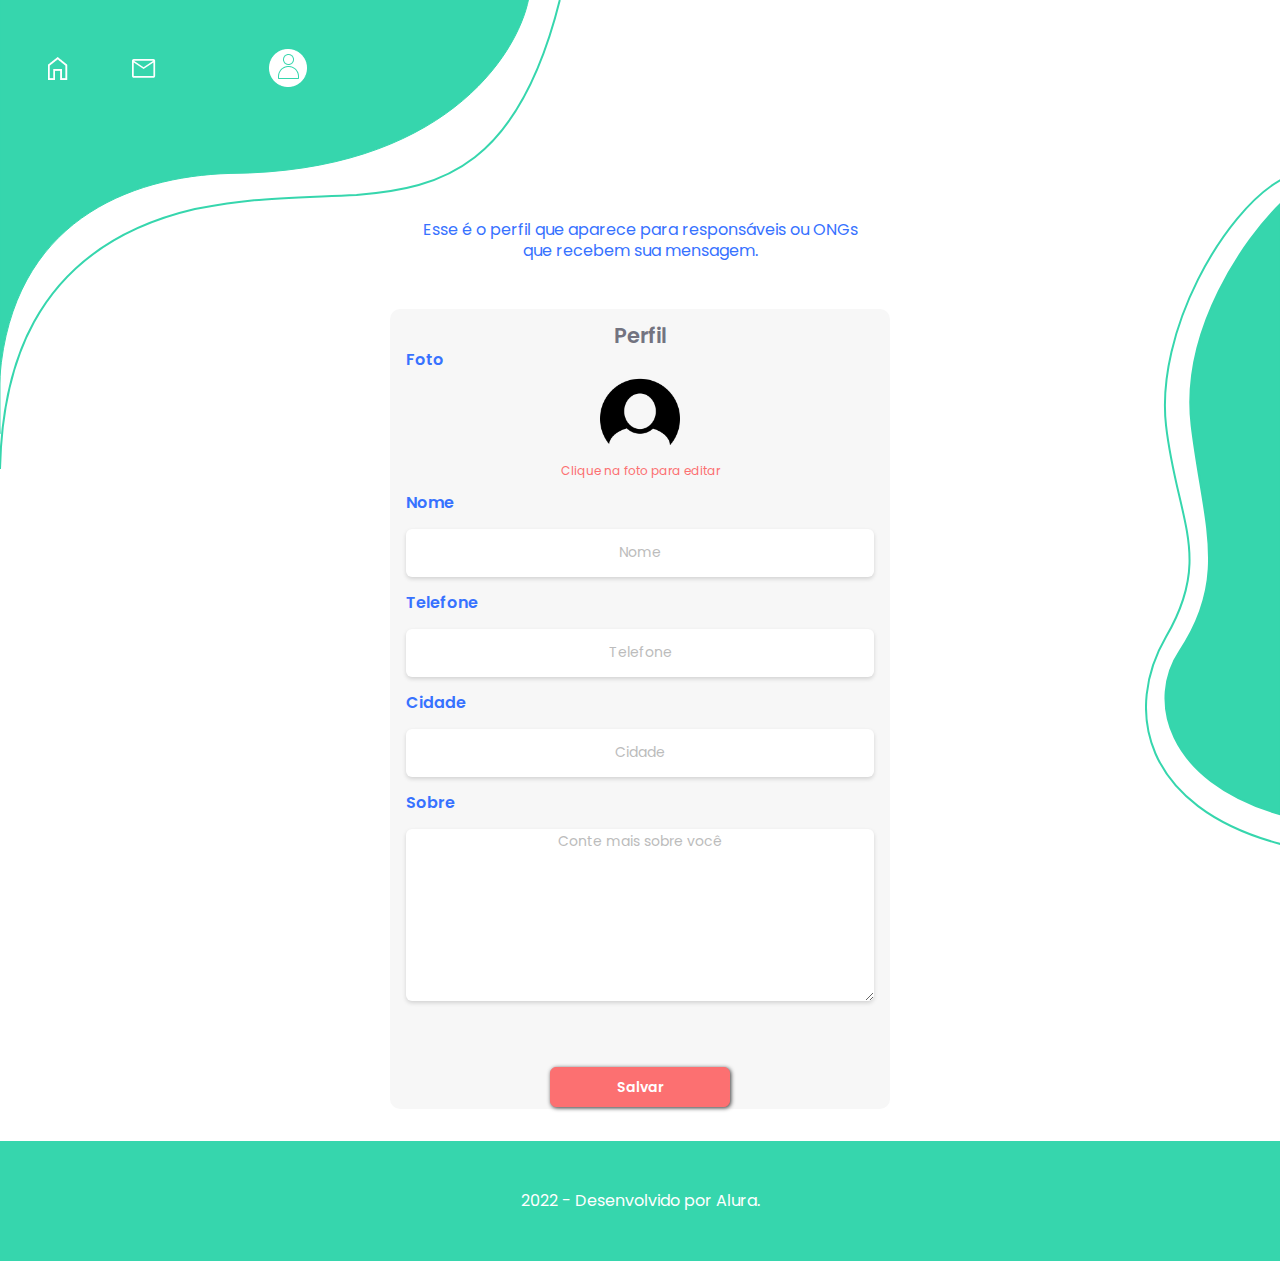
<file: perfil.html>
<!DOCTYPE html>
<html lang="pt-Br">
<head>
    <meta charset="UTF-8">
    <meta http-equiv="X-UA-Compatible" content="IE=edge">
    <meta name="viewport" content="width=device-width, initial-scale=1.0">

    <link rel="stylesheet" href="./assets/css/reset.css">
    <link rel="stylesheet" href="./assets/css/perfil.css">
    <link rel="stylesheet" href="./assets/css/rodape.css">
    <link rel="stylesheet" href="./assets/css/cabecalho.css">


    <link rel="preconnect" href="https://fonts.googleapis.com">
    <link rel="preconnect" href="https://fonts.gstatic.com" crossorigin>
    <link href="https://fonts.googleapis.com/css2?family=Poppins&display=swap" rel="stylesheet">
    <link href="https://fonts.googleapis.com/css2?family=IBM+Plex+Sans:wght@500&display=swap" rel="stylesheet">

    <title>Adopet</title>
</head>

<body class="corpo">

    <header class="cabecalho">
        <a href="index.html"><img src="assets/img/casa.png" alt="Página Inicial" class="cabecalho__imagem"></a>
        <a href="mensagem.html"><img src="assets/img/mensagens.svg" alt="Caixa de mensagens" class="cabecalho__imagem"></a>
        <a href="perfil.html"><img src="assets/img/Usuario1.png" alt="Caixa de mensagens" class="cabecalho__imagem imagem__usuario"></a>
      </header>
  
      <p class="conteudo__titulo">Esse é o perfil que aparece para responsáveis ou ONGs que recebem sua mensagem.</p>  

     <main class="conteudo">
        <div class="conteudo__perfil___container">
                <form class="conteudo__mensagem___formulario" id="perfil">

                    <a class="conteudo__mensagem___formulario____titulo">Perfil<a>
                    <label class="conteudo__mensagem___formulario____texto  ma" for="">Foto</label>
                        <div class="conteudo_incone___perfilConteiner">
                        <img class="conteudo__icone___perfil" id="fotoPerfil" src="./assets/img/Ellipse2.png" alt="" srcset="">
                        <a class="conteudo__icone___perfilTexto" onclick="alterarFoto()">Clique na foto para editar</a>
                        </div>

                    <label class="conteudo__mensagem___formulario____texto1 ma" for="">Nome</label>
                    <input class="conteudo__mensagem___formulario____conteudo ma" type="text" placeholder="Nome"
                    />

                    <label class="conteudo__mensagem___formulario____texto1 ma" for="">Telefone</label>
                    <input class="conteudo__mensagem___formulario____conteudo ma" type="tel" placeholder="Telefone"
                    />

                    <label class="conteudo__mensagem___formulario____texto1 ma" for="">Cidade</label>
                    <input class="conteudo__mensagem___formulario____conteudo ma" type="text" placeholder="Cidade"
                    />

                    <label class="conteudo__mensagem___formulario____texto1 ma" for="">Sobre</label>
                    <textarea name="mensagem" class="conteudo__mensagem___formulario____conteudoTexto ma" cols="30" rows="10" placeholder="Conte mais sobre você"></textarea>


                    <button class="conteudo__mensagem___botao" href="#">Salvar</button> 
                </form>
        </div>
     </main>

    
    <footer class="rodape">
        2022 - Desenvolvido por Alura.
    </footer>

    <script src="./assets/js/perfil.js"></script>
</body>
</html>
</file>
<file: assets/css/index.css>
:root {
    --azul: #3772FF;
    --branco: white;
    --verde: #36D6AD;
    --coral: #FC7071;
    --creme: #FCF0E3;
    --cinza: #737380;
    --cinza-medio: #BCBCBC;
    --cinza-claro: #F6F6F6;
 }
 
 *{
     padding: 0;
     margin: 0;
     box-sizing: border-box;
 }
 
 body {
     background-image: url('../img/Forma2.svg'), url('../img/Forma3.png'), url('../img/Ilustracao1.png');
     background-repeat: no-repeat;
     background-position: top left, right center, bottom 5em center;
     min-height: 100vh;
     font-size: 16px;
 }
 
 .corpo {
     background-color: var(--azul);
     display: flex;
     flex-direction: column;
 }

 .cabecalho {
      padding: 3em;
 }
 
 .cabecalho__imagemLogo {
    width: 0px;
 }

 .cabecalho__imagem {
      padding-right: 2em;
 }
 
 .conteudo {
     align-self: center;
     text-align: center;
     width: 70%;
     margin: 1em auto;
     flex-grow: 1;
     display: flex;
     flex-direction: column;
 }
 
 .conteudo__titulo {
     color: var(--branco);
     font-family: 'IBM Plex Sans';
     font-style: normal;
     font-weight: 500;
     font-size: 26px;
     line-height: 48px;
 }
 
 .conteudo__texto1 {
    display: block;
     color: var(--branco);
     font-family: 'Poppins';
     font-style: normal;
     font-weight: 400;
     line-height: 24px;
     margin: 1rem 0;
 }

 .conteudo__texto2 {
    display: none;
    color: var(--branco);
    font-family: 'Poppins';
    font-style: normal;
    font-weight: 400;
    line-height: 24px;
    margin: 1rem 0;
}
 
 .conteudo__link {
     margin: 0 auto 1em;
 
     display: block;
     background-color: var(--coral);
     border-radius: 6px;
     padding: 0.5em;
     background: var(--coral);
     border: 1px solid var(--coral);
     box-shadow: 1px 1px 4px rgb(57, 56, 56);
 
     font-family: 'Poppins';
     color: var(--branco);
     text-decoration: none;
     font-style: normal;
     font-weight: 600;
 
     line-height: 24px;
     width: 12em;
 }

 @media screen and (min-width: 768px) {
     body {
     background-image: url('../img/FormaMed1.svg'), url('../img/FormaMed2.svg'), url('../img/IlustracaoMed.svg');
     background-repeat: no-repeat;
     background-position: top left, right center, bottom 5em center;
     min-height: 100vh;
     font-size: 16px;
    }

    .cabecalho__imagemLogo {
        padding-right: 2em;
        width: 100%;
     }

    .Logo{
        display: flex;
        align-self: center;
        width: 250px;
        height: 62px;
    }

    .conteudo {
    margin: 8em 1em;
    flex-grow: 1;
    }

    .conteudo__titulo {
        margin: 1em auto;
    }
    .conteudo__texto1 {
        display: none;
    }

    .conteudo__texto2{
        display: block;
        align-self: center;
        width: 22em;
        margin-bottom: 2em;
    }

    .conteudo__link {
        width: 21em;
    }

}
</file>
<file: assets/css/cabecalho.css>
.cabecalho {
     padding: 3em;
     display: flex;
     align-items: center;
}

.cabecalho__imagem {
     padding-right: 4em;
}

.imagem__usuario {
     padding-left: 3em;
}
</file>
<file: assets/css/rodape.css>
.rodape {
    background-color: var(--verde);
    color: var(--branco);
    padding: 3em;
    width: 100%;

    font-family: 'Poppins';
    font-style: normal;
    font-weight: 400;
    font-size: 16px;
    line-height: 24px;

    text-align: center;
}
</file>
<file: assets/css/cadastro.css>
:root {
    --azul: #3772FF;
    --branco: white;
    --verde: #36D6AD;
    --coral: #FC7071;
    --creme: #FCF0E3;
    --cinza: #737380;
    --cinza-medio: #BCBCBC;
    --cinza-claro: #F6F6F6;
 }

 *{
     padding: 0;
     margin: 0;
     box-sizing: border-box;
 }

 body {
    background-image:  url('../img/Patas.png'), url('../img/Forma2.svg'), url('../img/Forma4.png');
    background-repeat: no-repeat;
    background-position: top right, top left, left 70%;
    min-height: 100vh;
    font-size: 16px;
}

.corpo {
   background-color: var(--branco);
   display: flex;
   flex-direction: column;
}

.conteudo {
    text-align: center;
    width: 70%;
    margin: 1em auto;
    margin-bottom: 100%;
    flex-grow: 1;
}

.logo {
    width: 142px;
    height: 35px;
 }

.conteudo__titulo {
    color: var(--azul);
    font-family: 'Poppins';
    font-style: normal;
    font-weight: 400;
    font-size: 16px;
    line-height: 21px;

    margin: 1em auto;
}

.conteudo__cadastro___formulario {
    display: flex;
    flex-direction: column;
    align-items: center;
}

.conteudo__cadastro___formulario____texto {
    color: var(--cinza);
    font-family: 'Poppins';
    font-style: normal;
    font-weight: 400;
    font-size: 16px;
    line-height: 24px;
}

.conteudo__cadastro___formulario____conteudo {
    width: 312px;
    height: 40px;
    margin-top: 10px;
    margin: 10px;
    background: #f7f7f7;
    box-shadow: 0px 2px 2px rgba(0, 0, 0, 0.15);
    border-radius: 6px;
    font-family: 'Poppins';
    font-style: normal;
    font-weight: 400;
    font-size: 12px;
    line-height: 16px;

    text-align: center;

    color:black;
}

.fa-eye {
    background-image: url(../img/hidden.png);
    background-position: right;
    background-size: 30px;
    background-repeat: no-repeat;
    background-clip: content-box;
  }

.conteudo__cadastro___formulario____conteudo::placeholder {
    color: var(--cinza-medio);
}

.conteudo__cadastro___formulario____esqueci{


    font-family: 'Poppins';
    font-style: normal;
    font-weight: 400;
    font-size: 12px;
    line-height: 24px;
    text-decoration-line: underline;

    color: #FC7071;
}

.conteudo__cadastro___botao{

    margin-top: 40px;
    height: 40px;
    width: 180px;
    background: #FC7071;
    border: 1px solid #FC7071;
    border-radius: 6px;
    box-shadow: 1px 1px 4px rgb(57, 56, 56);

    font-family: 'Poppins';
    font-style: normal;
    font-weight: 600;
    font-size: 14px;
    line-height: 0px;
    text-align: center;
    color: #FFFFFF;


}



@media screen and (min-width: 768px) {
    body {
        background-image:  url('../img/PatasMed.svg'), url('../img/FormaMed1.svg'), url('../img/FormaMed3.svg');
        background-repeat: no-repeat;
        background-position: top right, top left, right 30%;
        min-height: 100vh;
        font-size: 16px;
    }

    .cabecalho__imagemLogo {
        padding-right: 2em;
        width: 100%;
     }

    .conteudo {
        margin: 8em auto;
        width: auto;
        margin-bottom: 100%;
        flex-grow: 1;
    }

    .logo {
        align-items: center;
        width: 252px;
        height: 62px;
    }

    .conteudo__titulo {
        font-size: 18px;
    }

    .conteudo__login___formulario____texto {
        font-size: 18px;
    }

    .conteudo__login___formulario____conteudo{
        width: 344px;
        height: 40px;
    }

    .conteudo__login___botao{
        width: 168px;
        height: 40px;
    }
}
</file>
<file: assets/css/galeria.css>
:root {
    --azul: #3772FF;
    --branco: white;
    --verde: #36D6AD;
    --coral: #FC7071;
    --creme: #FCF0E3;
    --cinza: #737380;
    --cinza-medio: #BCBCBC;
    --cinza-claro: #F6F6F6;
 }
 
 *{
     padding: 0;
     margin: 0;
     box-sizing: border-box;
 }
 
 body {
     background-image:  url('../img/Forma2.svg');
     background-repeat: no-repeat;
     background-position: top left;
     min-height: 100vh;
     font-size: 16px;
 }

 .cabecalho__imagemLogo {
    width: 0px;
 }

 .corpo {
    background-color: var(--branco);
    display: flex;
    flex-direction: column;
 }

 .conteudo__titulo {
    color: var(--azul);
    font-family: 'Poppins';
    font-style: normal;
    font-weight: 400;
    font-size: 16px;
    line-height: 21px;
    text-align: center;

    margin: 1em auto;
}

.flex-container{
    display: flex;
    flex-direction: row;
    flex-wrap: wrap;
    justify-content: center;

}

.flex-container > div {
    margin: 0.5em;
}

.container_card{
    background: #f7f7f7;
    width: 360px;
    height: 196px;
    margin-top: 1rem;
}

.container_card:hover{
    cursor: pointer;
    background: #9aff56;
}


.conteudo__card___imagem{
    float: left;
    width: 148px;
    height: 148px;
    margin-top: 24px;
    margin-left: 9px;
    margin-right: 16px
}

.conteudo__card___texto{
    margin-top: 16px;
    margin-left: 16px;
}

.conteudo__card___titulo {

    
    font-family: 'Poppins';
    font-style: normal;
    font-weight: 600;
    font-size: 16px;
    line-height: 20px;

    color: #3772FF; 
}

.conteudo__card___descricao {

    font-family: 'Poppins';
    font-style: normal;
    font-weight: 400;
    font-size: 14px;
    line-height: 20px;
    margin-top: 0;

    color: #737380;

    text-align: center;
}

.conteudo__card___cidade{
    font-family: 'Poppins';
    font-style: normal;
    font-weight: 400;
    font-size: 12px;
    line-height: 16px;
    color: #737380;
}

.conteudo__card___mensagemContainer {
    display: flex;
    flex-direction: row;
    justify-content: space-between;
    margin-right: 52px;
}

.conteudo__card___mensagemTexto{


    font-family: 'Poppins';
    font-style: normal;
    font-weight: 400;
    font-size: 10px;
    line-height: 16px;

    color: #737380;
}

.conteudo__card___iconeMensagem{
    float: left;
    width: 18px;
    height: 18px;
    margin-top: 15px;
}

@media screen and (min-width: 768px) {
    body {
        background-image: url('../img/FormaMed1.svg');
        background-repeat: no-repeat;
        background-position: top left;
        min-height: 100vh;
        font-size: 16px;
       }
   
       .cabecalho__imagemLogo {
           padding-right: 3em;
           width: 100%;
        }
   
       .conteudo {
       width: auto;
       }
   
       .conteudo__titulo {
           margin: 5em auto 1em auto;
           width: 21em;
       }
       .conteudo__texto1 {
           display: none;
       }
   
       .conteudo__texto2{
           display: block;
           align-self: center;
           width: 22em;
           margin-bottom: 2em;
       }
   
       .conteudo__link {
           width: 21em;
       }
}
</file>
<file: assets/css/login.css>
:root {
    --azul: #3772FF;
    --branco: white;
    --verde: #36D6AD;
    --coral: #FC7071;
    --creme: #FCF0E3;
    --cinza: #737380;
    --cinza-medio: #BCBCBC;
    --cinza-claro: #F6F6F6;
 }
 
 *{
     padding: 0;
     margin: 0;
     box-sizing: border-box;
 }
 
 body {
     background-image:  url('../img/Patas.png'), url('../img/Forma2.svg'), url('../img/Forma4.png');
     background-repeat: no-repeat;
     background-position: top right, top left, left 70%;
     min-height: 100vh;
     font-size: 16px;
 }

 .corpo {
    background-color: var(--branco);
    display: flex;
    flex-direction: column;
 }

 .conteudo {
    text-align: center;
    width: 70%;
    margin: 1em auto;
    margin-bottom: 100%;
    flex-grow: 1;
}

.cabecalho__imagemLogo {
    width: 0px;
 }

.logo {
   width: 142px;
   height: 35px;
}

.conteudo__titulo {
    color: var(--azul);
    font-family: 'Poppins';
    font-style: normal;
    font-weight: 400;
    font-size: 16px;
    line-height: 21px;

    margin: 3em auto;
}

.conteudo__login___formulario {
    display: flex;
    flex-direction: column;
    align-items: center;
}

.conteudo__login___formulario____texto {
    color: var(--cinza);
    font-family: 'Poppins';
    font-style: normal;
    font-weight: 400;
    font-size: 16px;
    line-height: 24px;
}

.conteudo__login___formulario____conteudo {
    width: 312px;
    height: 40px;
    margin-top: 10px;
    margin: 10px;
    background: #F7F7F7;
    box-shadow: 0px 2px 2px rgba(0, 0, 0, 0.15);
    border-radius: 6px;

    font-family: 'Poppins';
    font-style: normal;
    font-weight: 400;
    font-size: 12px;
    line-height: 16px;

    text-align: center;

    color:black;
}

.fa-eye{
    background-image: url(../img/hidden.png);
    background-position: right;
    background-size: 30px;
    background-repeat: no-repeat;
  }

.conteudo__cadastro___formulario____conteudo::placeholder {
    color: var(--cinza-medio);
}

.conteudo__login___formulario____esqueci{


    font-family: 'Poppins';
    font-style: normal;
    font-weight: 400;
    font-size: 12px;
    line-height: 24px;
    text-decoration-line: underline;

    color: #FC7071;
}

.conteudo__login___botao{

    margin-top: 40px;
    height: 40px;
    width: 180px;
    background: #FC7071;
    border: 1px solid #FC7071;
    border-radius: 6px;
    box-shadow: 1px 1px 4px rgb(57, 56, 56);

    font-family: 'Poppins';
    font-style: normal;
    font-weight: 600;
    font-size: 14px;
    line-height: 0px;
    text-align: center;  
    color: #FFFFFF;
}

@media screen and (min-width: 768px) {
    body {
        background-image:  url('../img/PatasMed.svg'), url('../img/FormaMed1.svg'), url('../img/FormaMed3.svg');
        background-repeat: no-repeat;
        background-position: top right, top left, right 30%;
        min-height: 100vh;
        font-size: 16px;
    }
   
    .cabecalho__imagemLogo {
        padding-right: 2em;
        width: 100%;
     }
    
    .conteudo {
        margin: 8em auto;
        width: auto;
        margin-bottom: 100%;
        flex-grow: 1;
    }
    
    .logo {
        align-items: center;
        width: 252px;
        height: 62px;
    }

    .conteudo__titulo {
        font-size: 18px;
    }

    .conteudo__login___formulario____texto {
        font-size: 18px;
    }

    .conteudo__login___formulario____conteudo{
        width: 344px;
        height: 40px;
    }

    .conteudo__login___botao{
        width: 168px;
        height: 40px;
    }
}
</file>
<file: assets/css/mensagem.css>
:root {
    --azul: #3772FF;
    --branco: white;
    --verde: #36D6AD;
    --coral: #FC7071;
    --creme: #FCF0E3;
    --cinza: #737380;
    --cinza-medio: #BCBCBC;
    --cinza-claro: #F6F6F6;
 }
 
 *{
     padding: 0;
     margin: 0;
     box-sizing: border-box;
 }
 
 body {
     background-image:  url('../img/Forma2.svg');
     background-repeat: no-repeat;
     background-position: top left;
     min-height: 100vh;
     font-size: 16px;
 }

 .corpo {
    background-color: var(--branco);
    display: flex;
    flex-direction: column;
    align-items: center;
 }

 .cabecalho{
    align-self: flex-start;
 }

 .conteudo__titulo {
    color: var(--azul);
    font-family: 'Poppins';
    font-style: normal;
    font-weight: 400;
    font-size: 16px;
    line-height: 21px;
    text-align: center;
    width: 14em;
}

.conteudo {
    background: #F7F7F7;
    border-radius: 10px;
    width: 370px;
    height: 636px;
    margin: 2em auto;
    left: 32px;
    top: 230px;
    flex-grow: 1;
}
.conteudo__mensagem___container{
    margin: auto 1em;
}

.conteudo__mensagem___formulario{
    display: flex;
    flex-direction: column;
    margin-top: 15px;
    font-family: 'Poppins';
    font-style: normal;
    font-weight: 400;
    font-size: 16px;
    line-height: 24px;

    
}

.conteudo__mensagem___formulario____texto{
    font-family: 'Poppins';
    font-style: normal;
    font-weight: 600;
    font-size: 16px;
    line-height: 24px;

    color: #3772FF;
}

.ma {
    margin-top: 0.5em;
    margin-bottom: 0.5em;
}

.conteudo__mensagem___formulario____conteudo, 
.conteudo__mensagem___formulario____conteudoTexto {

    width: 100%;
    height: 48px;

    font-family: 'Poppins';
    font-style: normal;
    font-weight: 400;
    font-size: 12px;
    line-height: 16px;

    background: #FFFFFF;
    mix-blend-mode: normal;
    box-shadow: 0px 2px 4px rgba(0, 0, 0, 0.15);
    border-radius: 6px;
}

.conteudo__mensagem___formulario____conteudoTexto {
    height: 172px;
    display: flex;
    align-items: center;
    text-align: justify;
}

.conteudo__mensagem___formulario____conteudo::placeholder, .conteudo__mensagem___formulario____conteudoTexto::placeholder  {

    display: flex;
    align-items: center;
    text-align: center;

    font-family: 'Poppins';
    font-style: normal;
    font-weight: 400;
    font-size: 14px;
    line-height: 24px;

    color: #BCBCBC;
}

.conteudo__mensagem___botao {
    align-self:center;
    height: 40px;
    width: 180px;
    background: #FC7071;
    border: 1px solid #FC7071;
    border-radius: 6px;
    box-shadow: 1px 1px 4px rgb(57, 56, 56);
    margin: 23px auto;

    font-family: 'Poppins';
    font-style: normal;
    font-weight: 600;
    font-size: 14px;
    line-height: 0px;
    color: #FFFFFF;
}

@media screen and (min-width: 768px) {
    body {
        background-image: url('../img/FormaMed1.svg'), url('../img/FormaMed3.svg');
        background-repeat: no-repeat;
        background-position: top left, right 30%;
        min-height: 100vh;
        font-size: 16px;
       }
   
       .cabecalho__imagemLogo {
           padding-right: 3em;
           width: 100%;
        }
   
       .conteudo {
        width: 500px;
        }
   
       .conteudo__titulo {
           margin: 5em auto 1em auto;
           width: 21em;
       }
       .conteudo__texto1 {
           display: none;
       }
   
       .conteudo__texto2{
           display: block;
           align-self: center;
           width: 22em;
           margin-bottom: 2em;
       }
   
       .conteudo__link {
           width: 21em;
       }

       .conteudo__mensagem___botao{
       margin: 60px auto;
       }
}
</file>
<file: assets/css/perfil.css>
:root {
    --azul: #3772FF;
    --branco: white;
    --verde: #36D6AD;
    --coral: #FC7071;
    --creme: #FCF0E3;
    --cinza: #737380;
    --cinza-medio: #BCBCBC;
    --cinza-claro: #F6F6F6;
 }
 
 *{
     padding: 0;
     margin: 0;
     box-sizing: border-box;
 }
 
 body {
     background-image:  url('../img/Forma2.svg');
     background-repeat: no-repeat;
     background-position: top left;
     min-height: 100vh;
     font-size: 16px;
 }

 .corpo {
    background-color: var(--branco);
    display: flex;
    flex-direction: column;
    align-items: center;
 }

 .cabecalho{
    align-self: flex-start;
 }

 .conteudo__titulo {
    color: var(--azul);
    font-family: 'Poppins';
    font-style: normal;
    font-weight: 400;
    font-size: 16px;
    line-height: 21px;
    text-align: center;
    width: 16em;
}

.conteudo {
    background: #F7F7F7;
    border-radius: 10px;
    width: 330px;
    height: 800px;
    margin: 2em;
    margin-left: 2em;
}

.conteudo__perfil___container{
    margin: auto 1em;
}

.conteudo_incone___perfilConteiner{
    display: flex;
    flex-direction: column;
    align-items: center;
}

.conteudo__icone___perfil {
    width: 80px;
    height: 80px;
}

.conteudo__icone___perfilTexto {
    font-family: 'Poppins';
    font-style: normal;
    font-weight: 400;
    font-size: 12px;
    line-height: 24px;
    color: #FC7071;
    cursor: pointer;
}

.conteudo__mensagem___formulario{
    display: flex;
    flex-direction: column;
    margin-top: 15px;
    font-family: 'Poppins';
    font-style: normal;
    font-weight: 400;
    font-size: 16px;
    line-height: 24px;
   
}

.conteudo__mensagem___formulario____titulo{
    font-family: 'Poppins';
    font-style: normal;
    font-weight: 600;
    font-size: 21px;
    line-height: 24px;
    color: #737380;

    text-align: center;
}

.conteudo__mensagem___formulario____texto{
    font-family: 'Poppins';
    font-style: normal;
    font-weight: 600;
    font-size: 16px;
    line-height: 24px;

    color: #3772FF;

    margin: 0.5em auto;
}

.conteudo__mensagem___formulario____texto1{
    text-align: center;
    font-family: 'Poppins';
    font-style: normal;
    font-weight: 600;
    font-size: 16px;
    line-height: 24px;

    color: #3772FF;

    margin: 0.5em 0;
}

.ma {
    align-self: flex-start;
    margin-top: 0.5em;
    margin-bottom: 0.5em;
}

.conteudo__mensagem___formulario____conteudo, 
.conteudo__mensagem___formulario____conteudoTexto {

    width: 100%;
    height: 48px;

    font-family: 'Poppins';
    font-style: normal;
    font-weight: 400;
    font-size: 12px;
    line-height: 16px;

    text-align: center;

    background: #FFFFFF;
    mix-blend-mode: normal;
    box-shadow: 0px 2px 4px rgba(0, 0, 0, 0.15);
    border-radius: 6px;
}

.conteudo__mensagem___formulario____conteudoTexto {
    height: 172px;
    display: flex;
    align-items: center;
    text-align: justify;
}

.conteudo__mensagem___formulario____conteudo::placeholder, .conteudo__mensagem___formulario____conteudoTexto::placeholder  {

    display: flex;
    align-items: center;
    text-align: center;

    font-family: 'Poppins';
    font-style: normal;
    font-weight: 400;
    font-size: 14px;
    line-height: 24px;

    color: #BCBCBC;
}

.conteudo__mensagem___botao {
    align-self: center;
    height: 40px;
    width: 180px;
    background: #FC7071;
    border: 1px solid #FC7071;
    border-radius: 6px;
    box-shadow: 1px 1px 4px rgb(57, 56, 56);
    margin: 23px auto;

    font-family: 'Poppins';
    font-style: normal;
    font-weight: 600;
    font-size: 14px;
    line-height: 0px;
    color: #FFFFFF;
}

@media screen and (min-width: 768px) {
    body {
        background-image: url('../img/FormaMed1.svg'), url('../img/FormaMed3.svg');
        background-repeat: no-repeat;
        background-position: top left, right 30%;
        min-height: 100vh;
        font-size: 16px;
       }
   
       .cabecalho__imagemLogo {
           padding-right: 3em;
           width: 100%;
        }
   
       .conteudo {
        width: 500px;
        }
   
       .conteudo__titulo {
           margin: 5em auto 1em auto;
           width: 28em;
       }
       .conteudo__texto1 {
           display: none;
       }
   
       .conteudo__texto2{
           display: block;
           align-self: center;
           width: 22em;
           margin-bottom: 2em;
       }
   
       .conteudo__link {
           width: 21em;
       }

       .conteudo__mensagem___botao{
       margin: 60px auto;
       }
}
</file>
